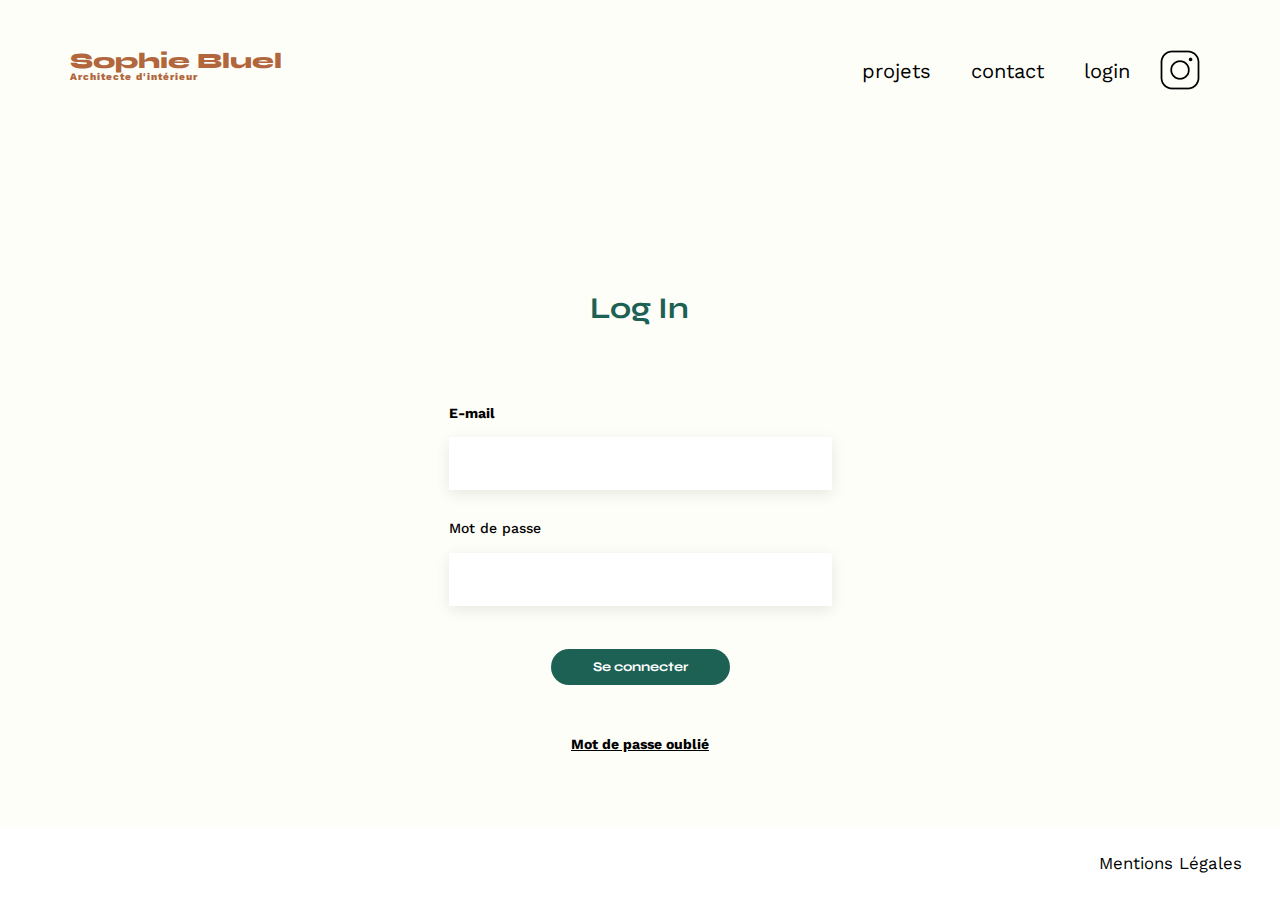
<file: FrontEnd/login.html>
<!DOCTYPE html>
<html lang="fr">
<head>
    <meta charset="UTF-8">
    <title>Sophie Bluel - Architecte d'intérieur</title>
    <meta name="viewport" content="width=device-width, initial-scale=1.0">
    <link rel="preconnect" href="https://fonts.googleapis.com">
	<link rel="preconnect" href="https://fonts.gstatic.com" crossorigin>
	<link href="https://fonts.googleapis.com/css2?family=Syne:wght@700;800&family=Work+Sans&display=swap" rel="stylesheet">
	<meta name="description" content="">
	<link rel="stylesheet" href="./assets/style/style.css">
	<link rel="stylesheet" href="./assets/style/login.css">
    <script src="./assets/JS/authentification.js" defer></script>
</head>
<body>
<header>
    <a href="index.html"><h1>Sophie Bluel <span>Architecte d'intérieur</span></h1></a>
    <nav>
        <ul>
			<li><a href="index.html#portfolio">projets</a></li>
			<li><a href="index.html#contact">contact</a></li>
			<li><a  href="./login.html" class="logout">login</a></li>
			<li><img src="./assets/icons/instagram.png" alt="Instagram"></li>
        </ul>
    </nav>
</header>
<main>
    <section class="login">
        <h2>Log In</h2>
		<p class="error"></p>
		<form action="#" method="post">
            <div class="div">
                <label for="email" class="email">E-mail</label>
                <input type="email" name="email" id="email">
            </div>
            <div class="div">
                <label for="password" class="password">Mot de passe</label>
                <input type="password" name="password" id="password" required>
            </div>
            <input type="submit" value="Se connecter" id="submit">
		</form>
        <a href="">Mot de passe oublié</a>
    </section>
</main>
<footer>
	<nav>
		<ul>
			<li>Mentions Légales</li>
		</ul>
	</nav>
</footer>
</body>
</html>
</file>
<file: FrontEnd/assets/style/login.css>
main {
    flex-grow: 1;
}

main .login {
    display: flex;
    flex-direction: column;
    align-items: center;
    gap: 38px;
    font-weight: bold;
}

main form {
    display: flex;
    flex-direction: column;
    gap: 30px;
}

main h2 {
    display: flex;
    margin-top: 100px;
    width: 100px;
    height: 36px;
}

nav a:hover {
font-weight: bold;
color: initial;
}

section a {
    color: initial;
    line-height: 16.42px;
}

.email {
    line-height: 16.42px;
}

#email {
    Width : 379px;
    Height : 51px;
    background: #FFFFFF;
    box-shadow: 0px 4px 14px 0px #00000017;
    border: none;
}

.password {
    font-weight: 500;
    line-height: 16.42px;
}

#password {
    Width : 379px;
    Height : 51px;
    background: #FFFFFF;
    box-shadow: 0px 4px 14px 0px #00000017;
    border: none;
}

.error {
    color: red;
}

.div {
    display: flex;
    flex-direction: column;
    gap: 16px;
}

#submit {
    width: 179px;
    height: 36px;
    border-radius: 60px;
    border: none;
    margin: 1em auto;
}

footer {
    position: absolute;
    bottom: 0;
    left: 0;
    width: 100%;
    max-width: 1440px;
}

footer nav ul {
	display: flex;
	justify-content: flex-end;
	margin: 2em
}
</file>
<file: FrontEnd/assets/style/style.css>
/* http://meyerweb.com/eric/tools/css/reset/
   v2.0 | 20110126
   License: none (public domain)
*/

html, body, div, span, applet, object, iframe,
h1, h2, h3, h4, h5, h6, p, blockquote, pre,
a, abbr, acronym, address, big, cite, code,
del, dfn, em, img, ins, kbd, q, s, samp,
small, strike, strong, sub, sup, tt, var,
b, u, i, center,
dl, dt, dd, ol, ul, li,
fieldset, form, label, legend,
table, caption, tbody, tfoot, thead, tr, th, td,
article, aside, canvas, details, embed,
figure, figcaption, footer, header, hgroup,
menu, nav, output, ruby, section, summary,
time, mark, audio, video {
	margin: 0;
	padding: 0;
	border: 0;
	font-size: 100%;
	font: inherit;
	vertical-align: baseline;
}
/* HTML5 display-role reset for older browsers */
article, aside, details, figcaption, figure,
footer, header, hgroup, menu, nav, section {
	display: block;
}
body {
	line-height: 1;
}
ol, ul {
	list-style: none;
}
blockquote, q {
	quotes: none;
}
blockquote:before, blockquote:after,
q:before, q:after {
	content: '';
	content: none;
}
table {
	border-collapse: collapse;
	border-spacing: 0;
}
/** end reset css**/
body {
	max-width: 1440px;
	margin:auto;
	font-family: 'Work Sans' ;
	font-size: 14px;
	display: flex;
	flex-direction: column;
	align-items: center;
	background-color: #fefef8
}
header {
	display: flex;
	justify-content: space-between;
	margin: 50px 0;
	max-width: 1140px;
    width: 100%
}
section {
	margin: 50px 0
}

h1{
	display: flex;
	flex-direction: column;
	font-family: 'Syne';
	font-size: 22px;
	font-weight: 800;
	color: #B1663C
}

h1 > span {
	font-family: 'Work Sans';
	font-size:10px;
	letter-spacing: 0.1em;
;
}

h2{
	font-family: 'Syne';
	font-weight: 700;
	font-size: 30px;
	color: #1D6154
}
nav ul {
	display: flex;
	align-items: center;
	list-style-type: none;

}

li:hover {
	color: #B1663C;
}
#introduction {
	display: flex;
	align-items: center;
}
#introduction figure {
	flex: 1
}
#introduction img {
	display: block;
	margin: auto;
	width: 80%;
}

#introduction article {
	flex: 1
}
#introduction h2 {
	margin-bottom: 1em;
}

#introduction p {
	margin-bottom: 0.5em;
}
#portfolio h2 {
	text-align: center;
	margin-bottom: 1em;
}
.gallery {
	width: 100%;
	display: grid;
	grid-template-columns: 1fr 1fr 1fr;
	grid-column-gap: 20px;
	grid-row-gap: 20px;
}

.gallery img {
	width: 305px;
    height: 407px;
}
#contact {
	width: 50%;
margin: auto;
}
#contact > * {
	text-align: center;

}
#contact h2{
	margin-bottom: 20px;
}
#contact form {
	text-align: left;
	margin: 30px 0 0 0;
    width: 100%;
	display: flex;
	flex-direction: column;
}

#contact input {
	height: 50px;
	font-size: 1.2em;
	border: none;
	box-shadow: 0px 4px 14px rgba(0, 0, 0, 0.09);
	text-align: start;
}
#contact label {
	margin: 2em 0 1em 0;
}
#contact textarea {
	border: none;
	box-shadow: 0px 4px 14px rgba(0, 0, 0, 0.09);
	text-align: start;
}

input[type="submit"]{
	font-family: 'Syne';
	font-weight: 700;
	color: white;
	background-color: #1D6154;
	margin : 2em auto ;
	width: 180px;
	border-radius: 60px;
}

footer {
	width: 100%;
	background-color: #FFFFFF;
}

footer nav ul {
	display: flex;
	justify-content: flex-end;
	margin: 2em
}

/* Mes modifications*/

main {
	max-width: 76%;
}

#portfolio .ul {
	display: flex;
	justify-content: center;
	height: 38px;
	margin-bottom: 2em;
}

#portfolio h3 {
	display: flex;
	justify-content: space-around;
	width: 585px;
	gap: 0px;
	text-align: center;
}

#portfolio button {
	min-width: 100px;
	height: 37px;
	border-radius: 60px;
	border: 1px solid #1D6154;
	color :#1D6154;
	background: none;
	font-family: Syne;
	font-size: 16px;
	font-weight: 700;
	line-height: 19.2px;
	text-align: center;
	padding: 10px;
}

#portfolio .tousactivate {
	background: #1D6154;
	color: #FFFFFF;
}

#portfolio .btnactivate{
	background: #1D6154;
	color: #FFFFFF;
}

#portfolio button:hover {
	background: #1D6154;
	color: #FFFFFF;
	cursor: pointer;
}

nav li, nav a {
	padding: 0 10px;
	font-size: 1.2em;
}

header a {
	text-decoration: none;
	color: initial;
}

nav a:hover {
	color: #b13c3c;
}

#portfolio .div-edit {
	display: flex;
	justify-content: center;
	align-items: center;
	margin-bottom: 2rem;
	gap: 1.25rem;
}

#portfolio .div-edit span {
	font-size: large;
	margin-bottom: 25px;
	cursor: pointer;
}
.admin-mod {
	background-color: black;
	height: 59px;
	width: 100%;
	display: flex;
	justify-content: center;
	align-items: center;
	color: #FFFFFF;
}

.admin-mod p {
	display: flex;
	color: white;
	width: max-content;
	height: 19px;
	gap: 21px;
	font-size: 19px;
}

.admin-mod p i {
	font-size: 16px;
	color: white;
}

h2 i {
	display: flex;
	height: 13px;
	width: 13px;
	color: #030303;
}

.logout:hover {
	font-weight: bold;
}

input[type="submit"]:hover {
	background: #0E2F28;
	cursor: pointer;
}

#contact input[value="Envoyer"] {
	text-align: center;
}

nav li:hover {
	cursor: pointer;
}

/* MODALE */

.modal {
	display: none;
	align-items: center;
	justify-content: center;
	position: fixed;
	height: 100%;
	width: 100%;
	background-color: rgba(0, 0, 0, 0.5)
}

.modal h2 {
	font-family: Work Sans;
	font-size: 26px;
	font-weight: 400;
	color: black;
	padding-top: 9.74%
}

.modal__pictures, .modal__pictures--add {
	position: relative;
	height: 670px;
	width: 43%;
	max-width: 630px;
	background-color: #FFFFFF;
	display: flex;
	align-items: center;
	justify-content: flex-end;
	flex-direction: column;
}

.modal .fa-xmark {
	position: absolute;
	top: 24px;
	right: 24px;
	font-size: 24px;
	cursor: pointer;
}

.modal button {
	width: 237px;
	height: 36px;
	border-radius: 60px;
	border: none;
	color: white;
    background-color: #1D6154;
	border-color: #1D6154;
	cursor: pointer;
	font-family: 'Syne';
}

.modal button:hover {
	background: #0E2F28;
}

.galleryModal {
	display: grid;
    grid-template-columns: 1fr 1fr 1fr 1fr 1fr;
	grid-column-gap: 8px;
    grid-row-gap: 4.36%;
	padding: 9.74% 0;
}

.contentButton {
	display: flex;
    justify-content: center;
    align-items: center;
    height: 126px;
    width: 407.23px;
	border-top: 1px solid #B3B3B3
}

.galleryModal figure {
	height: 1%;
}

.galleryModal img {
	height: 100px;
	width: 75px
}

.modal__pictures figure span {
	display: flex;
	align-items: center;
    justify-content: center;
	height: 17px;
	width: 17px;
	position: relative;
	top: 22px;
	left: 55px;
	color: #FFFFFF;
	background-color: black;
	font-size: 17px;
}

.modal__pictures figure span .fa-trash-can {
	font-size: 10px;
	cursor: pointer;
}

/* Modal 2 */
/* Element principal stylisé avec la première modal*/


.modal__pictures--add {
	display: none;
	justify-content: space-around;
}

.modal__pictures--add form {
	display: flex;
	flex-direction: column;
	justify-content: space-around;
	width: 66.67%;
}

.modal__pictures--add .contentButton button {
	background-color: #A7A7A7;
	color: #FFFFFF;
	border: none;
	cursor: auto;
}

.modal__pictures--add .contentButton {
	width: auto;
}

.imageSelect {
	display: flex;
	flex-direction: column;
	align-items: center;
	justify-content: space-around;
	height: 169px;
	background-color: #E8F1F6;
	border-radius: 3px;
}

.div__form {
	display: flex;
	flex-direction: column;
	height: 100%;
	gap: 20px;
}

.fa-image {
	color: #CBD6DC;
	font-size: 76px;
}

.imageSelect label {
	background-color: #CBD6DC;
	color: #306685;
	border-radius: 50px;
	height: 36px;
	width: 173px;
	display: flex;
    justify-content: center;
    align-items: center;
}

.imageSelect input {
	display: none;
}

.div__form img {
	display: none;
	max-width: 100%;
	max-height: 100%;
}

.div__form p {
	font-size: 14px;
}

#title, #category {
	height: 51px;
	border: none;
	box-shadow: 0px 4px 14px 0px #00000017;
}

.fa-arrow-left {
	position: absolute;
	top: 26px;
	left: 26px;
	font-size: 21px;
	cursor: pointer;
}

.fa-image {
	font-size: 76px;
}

.modal__pictures--add .contentButton .valid {
	background: #1D6154;
	color: #FFFFFF;
	cursor: pointer;
}

.modal__pictures--add .need {
	position: absolute;
	color: #B1663C;
	top: 85%;
}

.errorImg {
	color: red;
	text-align: center;
}

.noFiles {
	color: red;
    text-align: center;
    position: relative;
    top: -2.5%;
}
</file>
